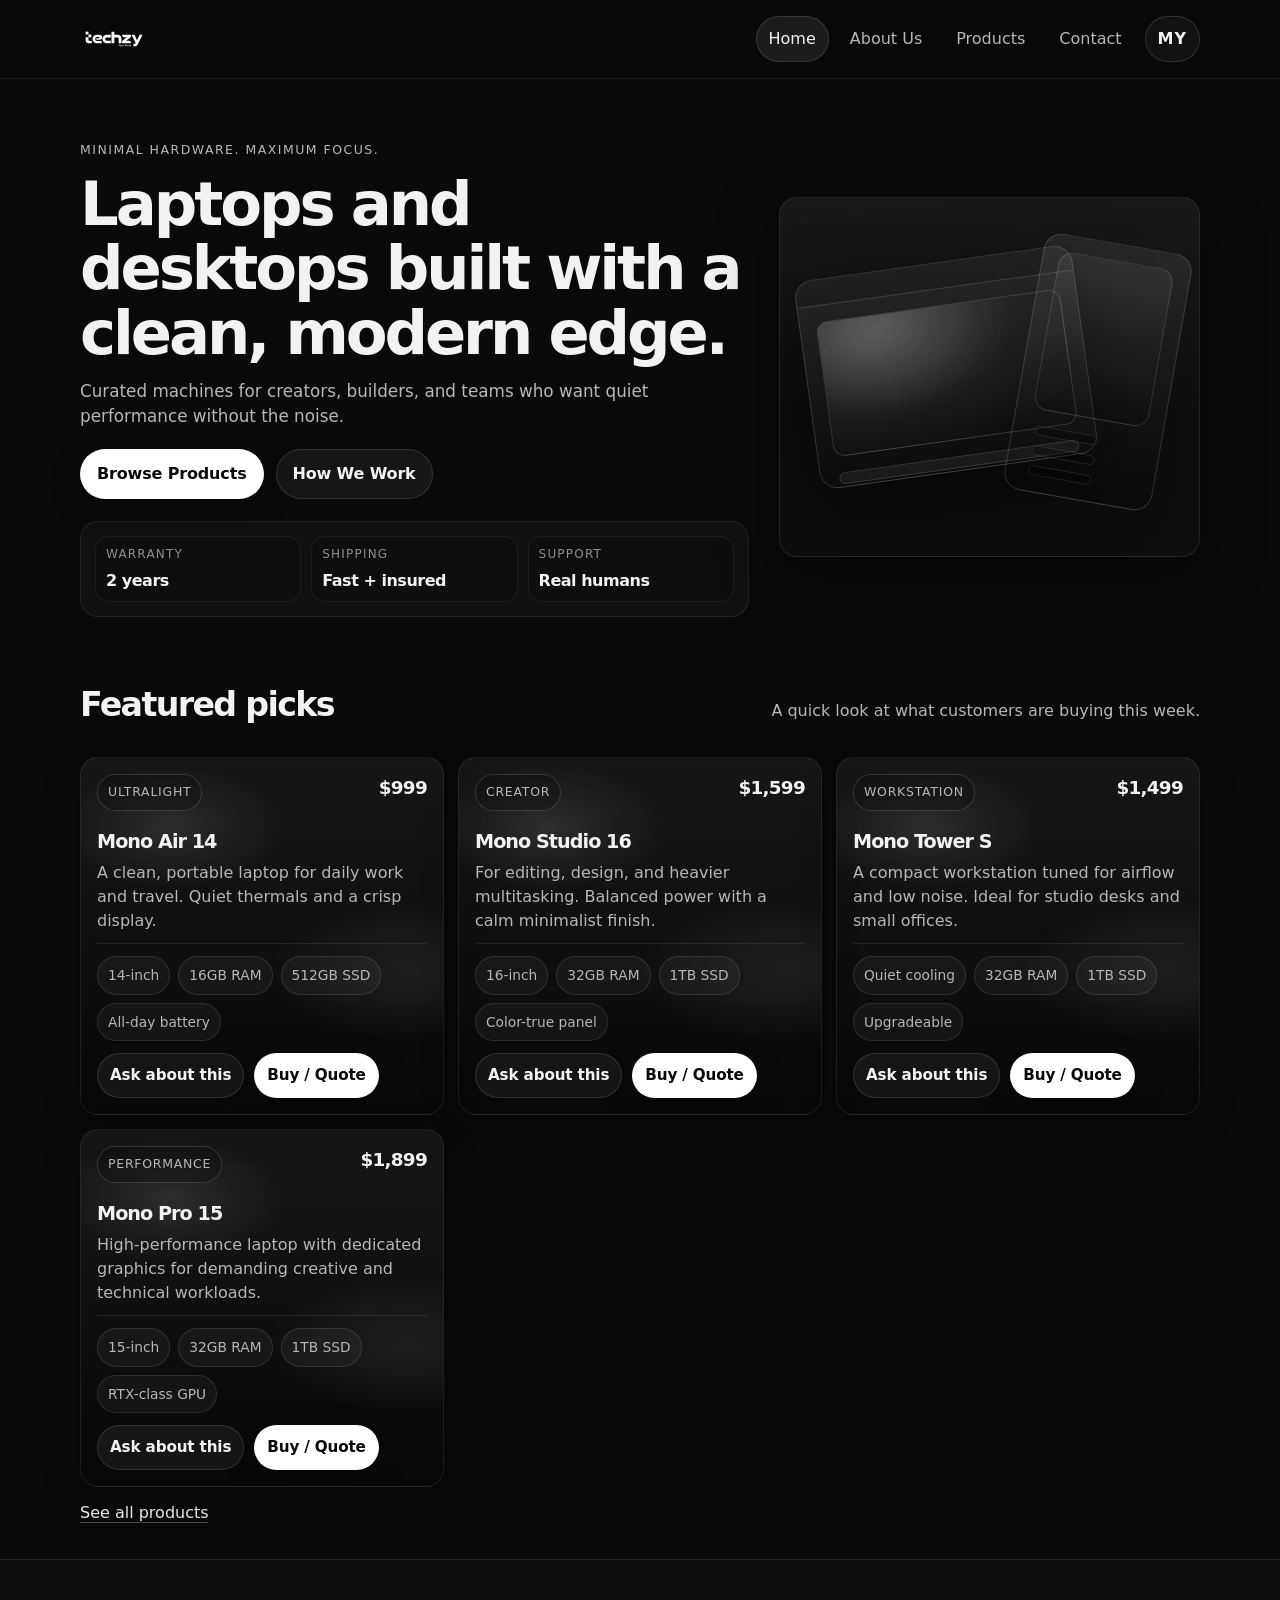
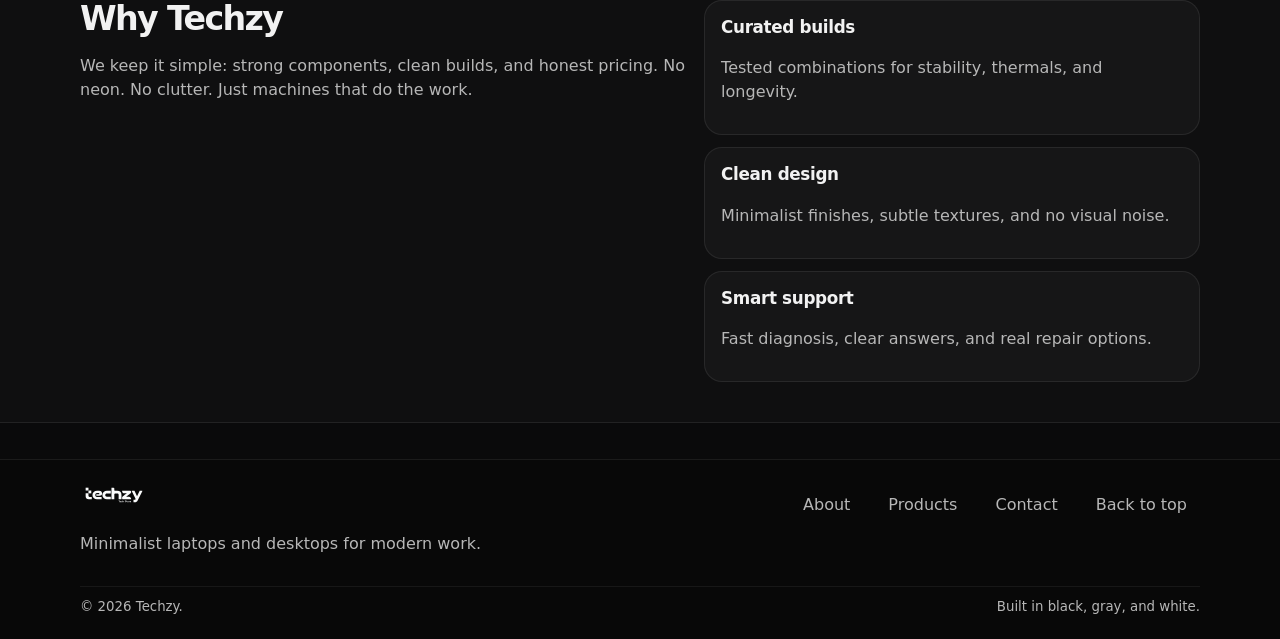
<file: monochrome-computers/index.html>
<!doctype html>
<html lang="en">
  <head>
    <meta charset="utf-8" />
    <meta name="viewport" content="width=device-width, initial-scale=1" />
    <meta
      name="description"
      content="Techzy sells minimalist laptops and desktops built for focus."
    />
    <title>Techzy | Laptops & Desktops</title>
    <link rel="stylesheet" href="assets/styles.css" />
    <script defer src="assets/main.js"></script>
  </head>
  <body data-page="home">
    <a class="skip-link" href="#main" data-i18n="common.skip">Skip to content</a>

    <header class="site-header">
      <div class="container header-inner">
        <a class="brand" href="index.html" data-i18n-attr="aria-label:common.brandHomeAria">
          <img
            class="brand-logo"
            src="assets/techzy-logo.svg"
            alt="Techzy"
            width="190"
            height="32"
          />
        </a>

        <div class="header-actions">
          <nav class="nav" id="primaryNav" aria-label="Primary">
            <a href="index.html" data-nav="home" data-i18n="nav.home">Home</a>
            <a href="about.html" data-nav="about" data-i18n="nav.about">About Us</a>
            <a href="products.html" data-nav="products" data-i18n="nav.products">Products</a>
            <a href="contact.html" data-nav="contact" data-i18n="nav.contact">Contact</a>
          </nav>
          <button
            class="nav-toggle"
            type="button"
            id="navToggle"
            aria-controls="primaryNav"
            aria-expanded="false"
            data-i18n-attr="aria-label:common.menuToggleAria"
          >
            <span class="nav-toggle-icon" aria-hidden="true"></span>
          </button>
          <button
            class="lang-btn"
            type="button"
            id="langToggle"
            data-i18n-attr="aria-label:common.langToggleAria"
          >
            EN
          </button>
        </div>
      </div>
    </header>

    <main id="main">
      <section class="hero">
        <div class="container hero-inner">
          <div class="hero-copy">
            <p class="kicker" data-i18n="home.hero.kicker">
              Minimal hardware. Maximum focus.
            </p>
            <h1 class="title-xl">
              <span data-i18n="home.hero.title"
                >Laptops and desktops built with a clean, modern edge.</span
              >
            </h1>
            <p class="lede" data-i18n="home.hero.lede">
              Curated machines for creators, builders, and teams who want quiet
              performance without the noise.
            </p>
            <div class="hero-actions">
              <a class="btn btn-primary" href="products.html" data-i18n="home.hero.ctaPrimary"
                >Browse Products</a
              >
              <a class="btn btn-ghost" href="about.html" data-i18n="home.hero.ctaSecondary"
                >How We Work</a
              >
            </div>

            <dl class="hero-metrics" data-i18n-attr="aria-label:home.metrics.aria">
              <div class="metric">
                <dt data-i18n="home.metrics.warrantyLabel">Warranty</dt>
                <dd data-i18n="home.metrics.warrantyValue">2 years</dd>
              </div>
              <div class="metric">
                <dt data-i18n="home.metrics.shippingLabel">Shipping</dt>
                <dd data-i18n="home.metrics.shippingValue">Fast + insured</dd>
              </div>
              <div class="metric">
                <dt data-i18n="home.metrics.supportLabel">Support</dt>
                <dd data-i18n="home.metrics.supportValue">Real humans</dd>
              </div>
            </dl>
          </div>

          <div class="hero-visual" aria-hidden="true">
            <div class="device-card device-laptop">
              <div class="device-top"></div>
              <div class="device-screen">
                <div class="device-glow"></div>
                <div class="device-lines"></div>
              </div>
              <div class="device-base"></div>
            </div>
            <div class="device-card device-tower">
              <div class="tower-face"></div>
              <div class="tower-port"></div>
              <div class="tower-port"></div>
              <div class="tower-port"></div>
            </div>
          </div>
        </div>
      </section>

      <section class="section">
        <div class="container">
          <div class="section-head">
            <h2 class="title-lg" data-i18n="home.featured.title">Featured picks</h2>
            <p class="muted" data-i18n="home.featured.subtitle">
              A quick look at what customers are buying this week.
            </p>
          </div>

          <div class="grid cards" id="featuredGrid" data-products="featured"></div>

          <div class="section-foot">
            <a class="link" href="products.html" data-i18n="home.featured.link">See all products</a>
          </div>
        </div>
      </section>

      <section class="section section-inset">
        <div class="container">
          <div class="split">
            <div>
              <h2 class="title-lg" data-i18n="home.why.title">Why Techzy</h2>
              <p class="muted" data-i18n="home.why.body">
                We keep it simple: strong components, clean builds, and honest
                pricing. No neon. No clutter. Just machines that do the work.
              </p>
            </div>
            <div class="features">
              <div class="feature">
                <h3 class="title-md" data-i18n="home.why.f1Title">Curated builds</h3>
                <p class="muted" data-i18n="home.why.f1Body">
                  Tested combinations for stability, thermals, and longevity.
                </p>
              </div>
              <div class="feature">
                <h3 class="title-md" data-i18n="home.why.f2Title">Clean design</h3>
                <p class="muted" data-i18n="home.why.f2Body">
                  Minimalist finishes, subtle textures, and no visual noise.
                </p>
              </div>
              <div class="feature">
                <h3 class="title-md" data-i18n="home.why.f3Title">Smart support</h3>
                <p class="muted" data-i18n="home.why.f3Body">
                  Fast diagnosis, clear answers, and real repair options.
                </p>
              </div>
            </div>
          </div>
        </div>
      </section>
    </main>

    <footer class="site-footer">
      <div class="container footer-inner">
        <div>
          <div class="brand footer-brand">
            <img
              class="brand-logo"
              src="assets/techzy-logo.svg"
              alt="Techzy"
              width="190"
              height="32"
            />
          </div>
          <p class="muted" data-i18n="footer.tagline">
            Minimalist laptops and desktops for modern work.
          </p>
        </div>
        <div class="footer-links" aria-label="Footer">
          <a href="about.html" data-i18n="footer.about">About</a>
          <a href="products.html" data-i18n="footer.products">Products</a>
          <a href="contact.html" data-i18n="footer.contact">Contact</a>
          <a href="#" id="backToTop" data-i18n="footer.backToTop">Back to top</a>
        </div>
      </div>
      <div class="container footer-bottom">
        <small class="muted"
          >© <span id="year"></span> <span data-i18n="footer.copyrightName">Techzy</span>.</small
        >
        <small class="muted" data-i18n="footer.themeLine">Built in black, gray, and white.</small>
      </div>
    </footer>
  </body>
</html>
</file>
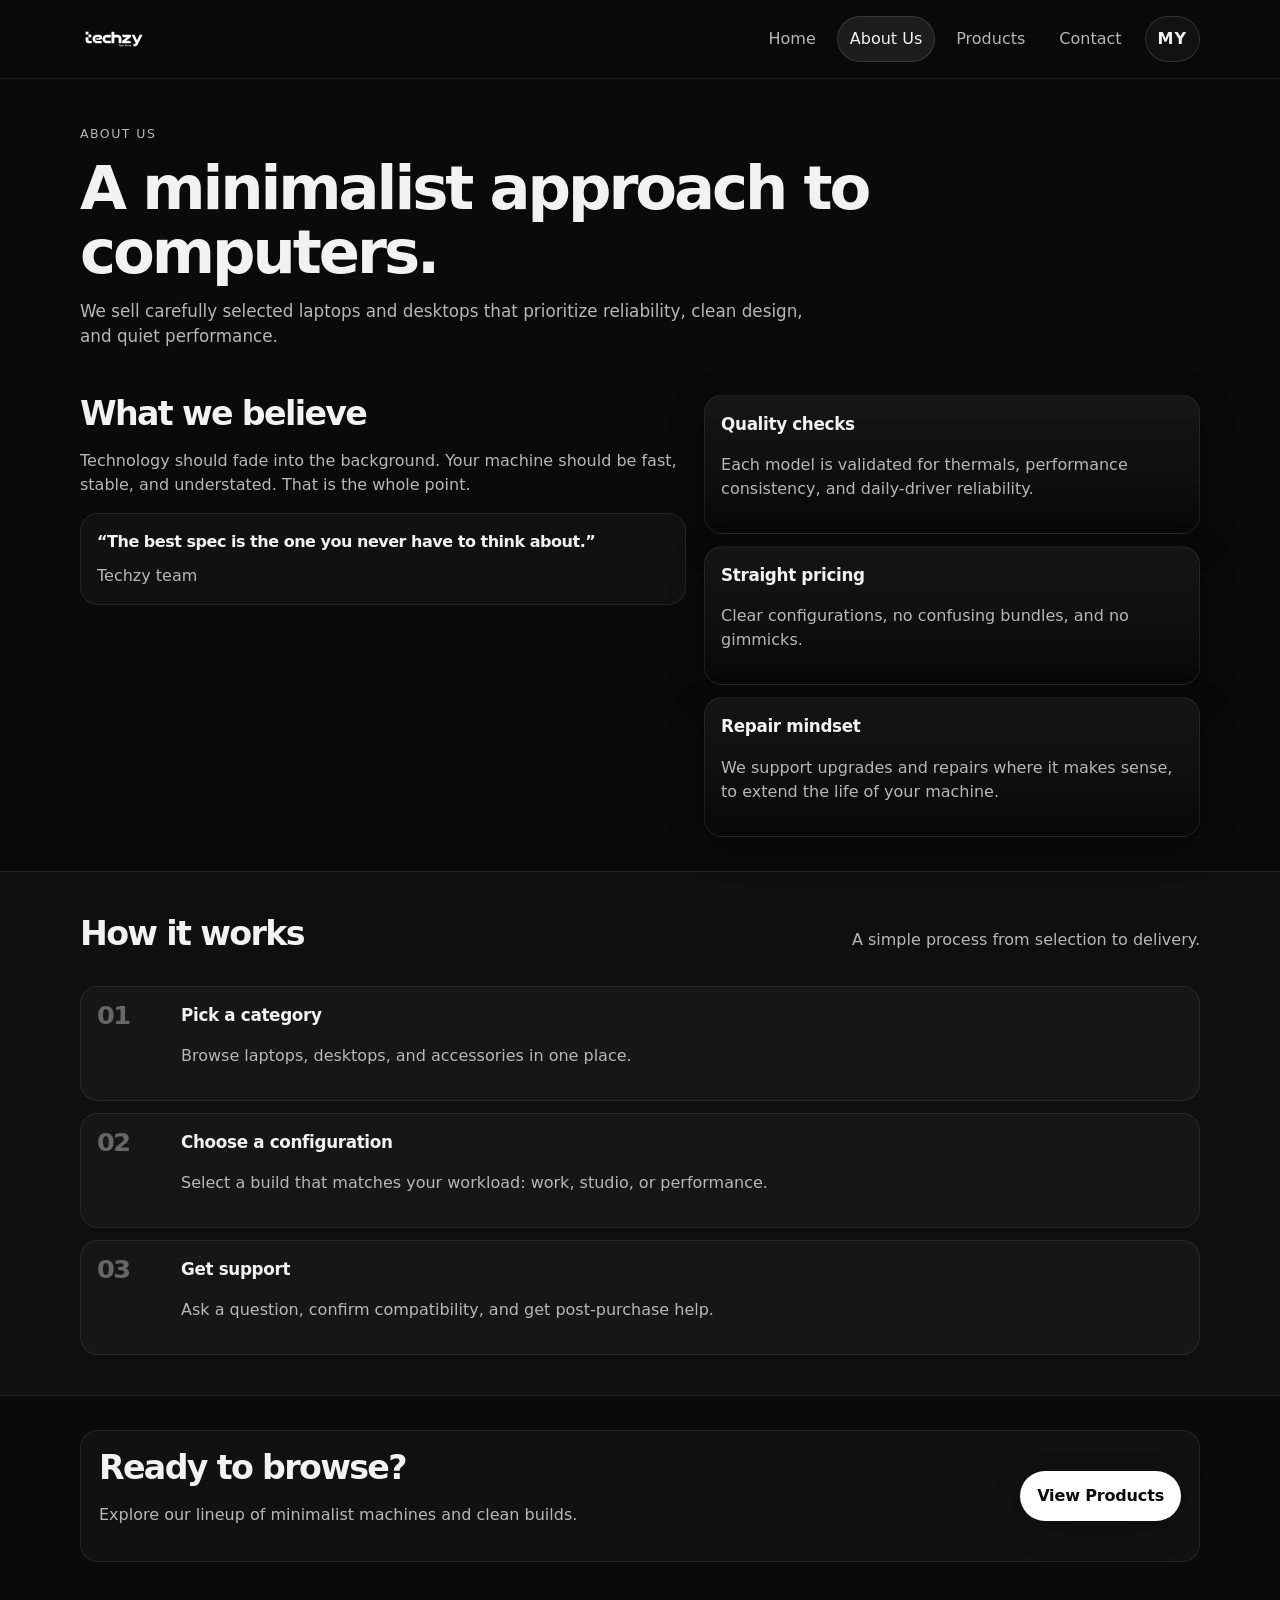
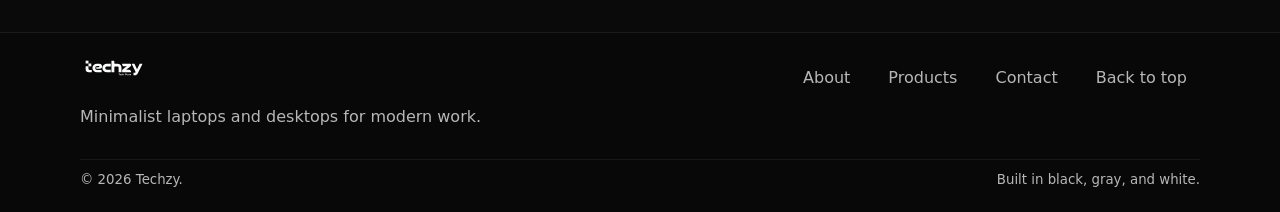
<file: monochrome-computers/about.html>
<!doctype html>
<html lang="en">
  <head>
    <meta charset="utf-8" />
    <meta name="viewport" content="width=device-width, initial-scale=1" />
    <meta name="description" content="About Techzy." />
    <title>About Us | Techzy</title>
    <link rel="stylesheet" href="assets/styles.css" />
    <script defer src="assets/main.js"></script>
  </head>
  <body data-page="about">
    <a class="skip-link" href="#main" data-i18n="common.skip">Skip to content</a>

    <header class="site-header">
      <div class="container header-inner">
        <a class="brand" href="index.html" data-i18n-attr="aria-label:common.brandHomeAria">
          <img
            class="brand-logo"
            src="assets/techzy-logo.svg"
            alt="Techzy"
            width="190"
            height="32"
          />
        </a>

        <div class="header-actions">
          <nav class="nav" id="primaryNav" aria-label="Primary">
            <a href="index.html" data-nav="home" data-i18n="nav.home">Home</a>
            <a href="about.html" data-nav="about" data-i18n="nav.about">About Us</a>
            <a href="products.html" data-nav="products" data-i18n="nav.products">Products</a>
            <a href="contact.html" data-nav="contact" data-i18n="nav.contact">Contact</a>
          </nav>
          <button
            class="nav-toggle"
            type="button"
            id="navToggle"
            aria-controls="primaryNav"
            aria-expanded="false"
            data-i18n-attr="aria-label:common.menuToggleAria"
          >
            <span class="nav-toggle-icon" aria-hidden="true"></span>
          </button>
          <button class="lang-btn" type="button" id="langToggle" data-i18n-attr="aria-label:common.langToggleAria">
            EN
          </button>
        </div>
      </div>
    </header>

    <main id="main">
      <section class="page-hero">
        <div class="container">
          <p class="kicker" data-i18n="about.hero.kicker">About us</p>
          <h1 class="title-xl" data-i18n="about.hero.title">
            A minimalist approach to computers.
          </h1>
          <p class="lede" data-i18n="about.hero.lede">
            We sell carefully selected laptops and desktops that prioritize
            reliability, clean design, and quiet performance.
          </p>
        </div>
      </section>

      <section class="section">
        <div class="container">
          <div class="split">
            <div>
              <h2 class="title-lg" data-i18n="about.beliefs.title">What we believe</h2>
              <p class="muted" data-i18n="about.beliefs.body">
                Technology should fade into the background. Your machine should
                be fast, stable, and understated. That is the whole point.
              </p>
              <div class="quote">
                <p data-i18n="about.beliefs.quote">
                  “The best spec is the one you never have to think about.”
                </p>
                <span class="muted" data-i18n="about.beliefs.byline">Techzy team</span>
              </div>
            </div>

            <div class="stack">
              <div class="card">
                <h3 class="title-md" data-i18n="about.cards.qTitle">Quality checks</h3>
                <p class="muted" data-i18n="about.cards.qBody">
                  Each model is validated for thermals, performance consistency,
                  and daily-driver reliability.
                </p>
              </div>
              <div class="card">
                <h3 class="title-md" data-i18n="about.cards.pTitle">Straight pricing</h3>
                <p class="muted" data-i18n="about.cards.pBody">
                  Clear configurations, no confusing bundles, and no gimmicks.
                </p>
              </div>
              <div class="card">
                <h3 class="title-md" data-i18n="about.cards.rTitle">Repair mindset</h3>
                <p class="muted" data-i18n="about.cards.rBody">
                  We support upgrades and repairs where it makes sense, to extend
                  the life of your machine.
                </p>
              </div>
            </div>
          </div>
        </div>
      </section>

      <section class="section section-inset">
        <div class="container">
          <div class="section-head">
            <h2 class="title-lg" data-i18n="about.how.title">How it works</h2>
            <p class="muted" data-i18n="about.how.subtitle">
              A simple process from selection to delivery.
            </p>
          </div>

          <ol class="steps">
            <li class="step">
              <span class="step-num" aria-hidden="true">01</span>
              <div>
                <h3 class="title-md" data-i18n="about.steps.s1Title">Pick a category</h3>
                <p class="muted" data-i18n="about.steps.s1Body">
                  Browse laptops, desktops, and accessories in one place.
                </p>
              </div>
            </li>
            <li class="step">
              <span class="step-num" aria-hidden="true">02</span>
              <div>
                <h3 class="title-md" data-i18n="about.steps.s2Title">
                  Choose a configuration
                </h3>
                <p class="muted" data-i18n="about.steps.s2Body">
                  Select a build that matches your workload: work, studio, or
                  performance.
                </p>
              </div>
            </li>
            <li class="step">
              <span class="step-num" aria-hidden="true">03</span>
              <div>
                <h3 class="title-md" data-i18n="about.steps.s3Title">Get support</h3>
                <p class="muted" data-i18n="about.steps.s3Body">
                  Ask a question, confirm compatibility, and get post-purchase
                  help.
                </p>
              </div>
            </li>
          </ol>
        </div>
      </section>

      <section class="section">
        <div class="container">
          <div class="cta">
            <div>
              <h2 class="title-lg" data-i18n="about.cta.title">Ready to browse?</h2>
              <p class="muted" data-i18n="about.cta.body">
                Explore our lineup of minimalist machines and clean builds.
              </p>
            </div>
            <a class="btn btn-primary" href="products.html" data-i18n="about.cta.button"
              >View Products</a
            >
          </div>
        </div>
      </section>
    </main>

    <footer class="site-footer">
      <div class="container footer-inner">
        <div>
          <div class="brand footer-brand">
            <img
              class="brand-logo"
              src="assets/techzy-logo.svg"
              alt="Techzy"
              width="190"
              height="32"
            />
          </div>
          <p class="muted" data-i18n="footer.tagline">
            Minimalist laptops and desktops for modern work.
          </p>
        </div>
        <div class="footer-links" aria-label="Footer">
          <a href="about.html" data-i18n="footer.about">About</a>
          <a href="products.html" data-i18n="footer.products">Products</a>
          <a href="contact.html" data-i18n="footer.contact">Contact</a>
          <a href="#" id="backToTop" data-i18n="footer.backToTop">Back to top</a>
        </div>
      </div>
      <div class="container footer-bottom">
        <small class="muted"
          >© <span id="year"></span> <span data-i18n="footer.copyrightName">Techzy</span>.</small
        >
        <small class="muted" data-i18n="footer.themeLine">Built in black, gray, and white.</small>
      </div>
    </footer>
  </body>
</html>
</file>
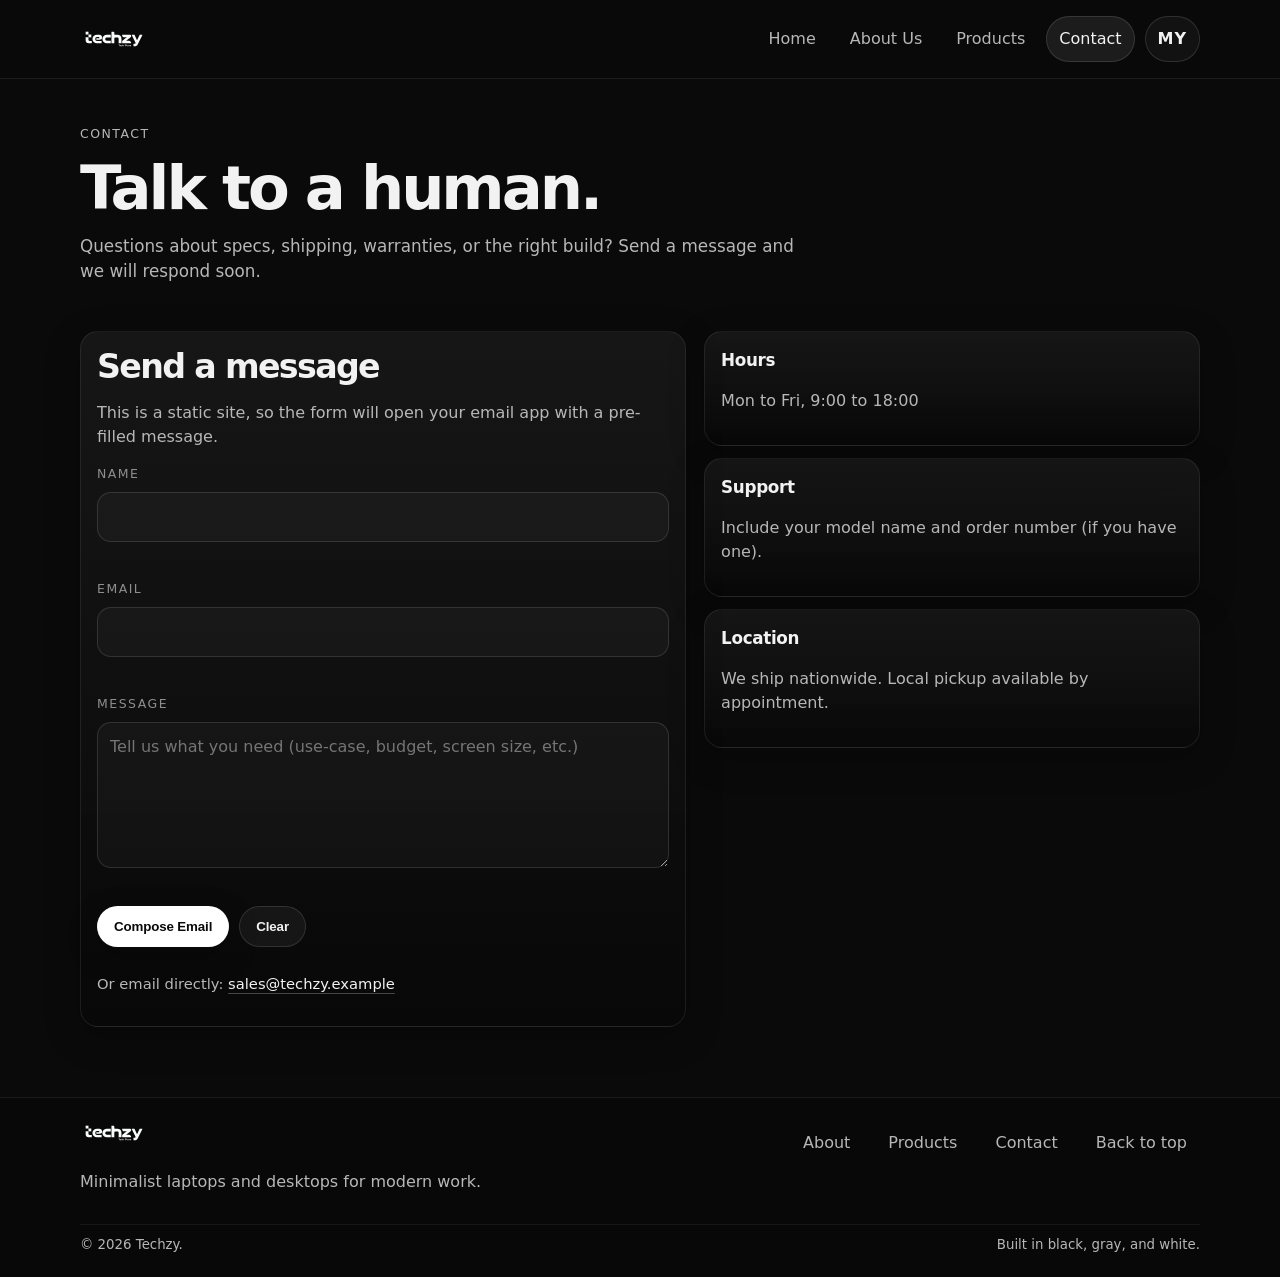
<file: monochrome-computers/contact.html>
<!doctype html>
<html lang="en">
  <head>
    <meta charset="utf-8" />
    <meta name="viewport" content="width=device-width, initial-scale=1" />
    <meta
      name="description"
      content="Contact Techzy for product questions, orders, and support."
    />
    <title>Contact | Techzy</title>
    <link rel="stylesheet" href="assets/styles.css" />
    <script defer src="assets/main.js"></script>
  </head>
  <body data-page="contact">
    <a class="skip-link" href="#main" data-i18n="common.skip">Skip to content</a>

    <header class="site-header">
      <div class="container header-inner">
        <a class="brand" href="index.html" data-i18n-attr="aria-label:common.brandHomeAria">
          <img
            class="brand-logo"
            src="assets/techzy-logo.svg"
            alt="Techzy"
            width="190"
            height="32"
          />
        </a>

        <div class="header-actions">
          <nav class="nav" id="primaryNav" aria-label="Primary">
            <a href="index.html" data-nav="home" data-i18n="nav.home">Home</a>
            <a href="about.html" data-nav="about" data-i18n="nav.about">About Us</a>
            <a href="products.html" data-nav="products" data-i18n="nav.products">Products</a>
            <a href="contact.html" data-nav="contact" data-i18n="nav.contact">Contact</a>
          </nav>
          <button
            class="nav-toggle"
            type="button"
            id="navToggle"
            aria-controls="primaryNav"
            aria-expanded="false"
            data-i18n-attr="aria-label:common.menuToggleAria"
          >
            <span class="nav-toggle-icon" aria-hidden="true"></span>
          </button>
          <button class="lang-btn" type="button" id="langToggle" data-i18n-attr="aria-label:common.langToggleAria">
            EN
          </button>
        </div>
      </div>
    </header>

    <main id="main">
      <section class="page-hero">
        <div class="container">
          <p class="kicker" data-i18n="contact.hero.kicker">Contact</p>
          <h1 class="title-xl" data-i18n="contact.hero.title">Talk to a human.</h1>
          <p class="lede" data-i18n="contact.hero.lede">
            Questions about specs, shipping, warranties, or the right build? Send
            a message and we will respond soon.
          </p>
        </div>
      </section>

      <section class="section">
        <div class="container">
          <div class="split">
            <div class="card">
              <h2 class="title-lg" data-i18n="contact.form.title">Send a message</h2>
              <p class="muted" data-i18n="contact.form.subtitle">
                This is a static site, so the form will open your email app with
                a pre-filled message.
              </p>

              <form id="contactForm" class="form" novalidate>
                <label class="field">
                  <span class="field-label" data-i18n="contact.form.nameLabel">Name</span>
                  <input id="cName" name="name" autocomplete="name" required />
                  <span class="field-help" data-error-for="cName"></span>
                </label>

                <label class="field">
                  <span class="field-label" data-i18n="contact.form.emailLabel">Email</span>
                  <input
                    id="cEmail"
                    name="email"
                    type="email"
                    autocomplete="email"
                    inputmode="email"
                    required
                  />
                  <span class="field-help" data-error-for="cEmail"></span>
                </label>

                <label class="field">
                  <span class="field-label" data-i18n="contact.form.messageLabel">Message</span>
                  <textarea
                    id="cMsg"
                    name="message"
                    rows="5"
                    required
                    data-i18n-attr="placeholder:contact.form.messagePlaceholder"
                    placeholder="Tell us what you need (use-case, budget, screen size, etc.)"
                  ></textarea>
                  <span class="field-help" data-error-for="cMsg"></span>
                </label>

                <div class="form-actions">
                  <button class="btn btn-primary" type="submit" data-i18n="contact.form.submit">
                    Compose Email
                  </button>
                  <button class="btn btn-ghost" type="reset" data-i18n="contact.form.reset">Clear</button>
                </div>

                <p class="muted tiny">
                  <span data-i18n="contact.form.direct">Or email directly:</span>
                  <a class="link" href="mailto:sales@techzy.example"
                    >sales@techzy.example</a
                  >
                </p>
              </form>
            </div>

            <aside class="stack">
              <div class="card">
                <h3 class="title-md" data-i18n="contact.aside.hoursTitle">Hours</h3>
                <p class="muted" data-i18n="contact.aside.hoursBody">Mon to Fri, 9:00 to 18:00</p>
              </div>
              <div class="card">
                <h3 class="title-md" data-i18n="contact.aside.supportTitle">Support</h3>
                <p class="muted" data-i18n="contact.aside.supportBody">
                  Include your model name and order number (if you have one).
                </p>
              </div>
              <div class="card">
                <h3 class="title-md" data-i18n="contact.aside.locationTitle">Location</h3>
                <p class="muted" data-i18n="contact.aside.locationBody">
                  We ship nationwide. Local pickup available by appointment.
                </p>
              </div>
            </aside>
          </div>
        </div>
      </section>
    </main>

    <footer class="site-footer">
      <div class="container footer-inner">
        <div>
          <div class="brand footer-brand">
            <img
              class="brand-logo"
              src="assets/techzy-logo.svg"
              alt="Techzy"
              width="190"
              height="32"
            />
          </div>
          <p class="muted" data-i18n="footer.tagline">
            Minimalist laptops and desktops for modern work.
          </p>
        </div>
        <div class="footer-links" aria-label="Footer">
          <a href="about.html" data-i18n="footer.about">About</a>
          <a href="products.html" data-i18n="footer.products">Products</a>
          <a href="contact.html" data-i18n="footer.contact">Contact</a>
          <a href="#" id="backToTop" data-i18n="footer.backToTop">Back to top</a>
        </div>
      </div>
      <div class="container footer-bottom">
        <small class="muted"
          >© <span id="year"></span> <span data-i18n="footer.copyrightName">Techzy</span>.</small
        >
        <small class="muted" data-i18n="footer.themeLine">Built in black, gray, and white.</small>
      </div>
    </footer>
  </body>
</html>
</file>
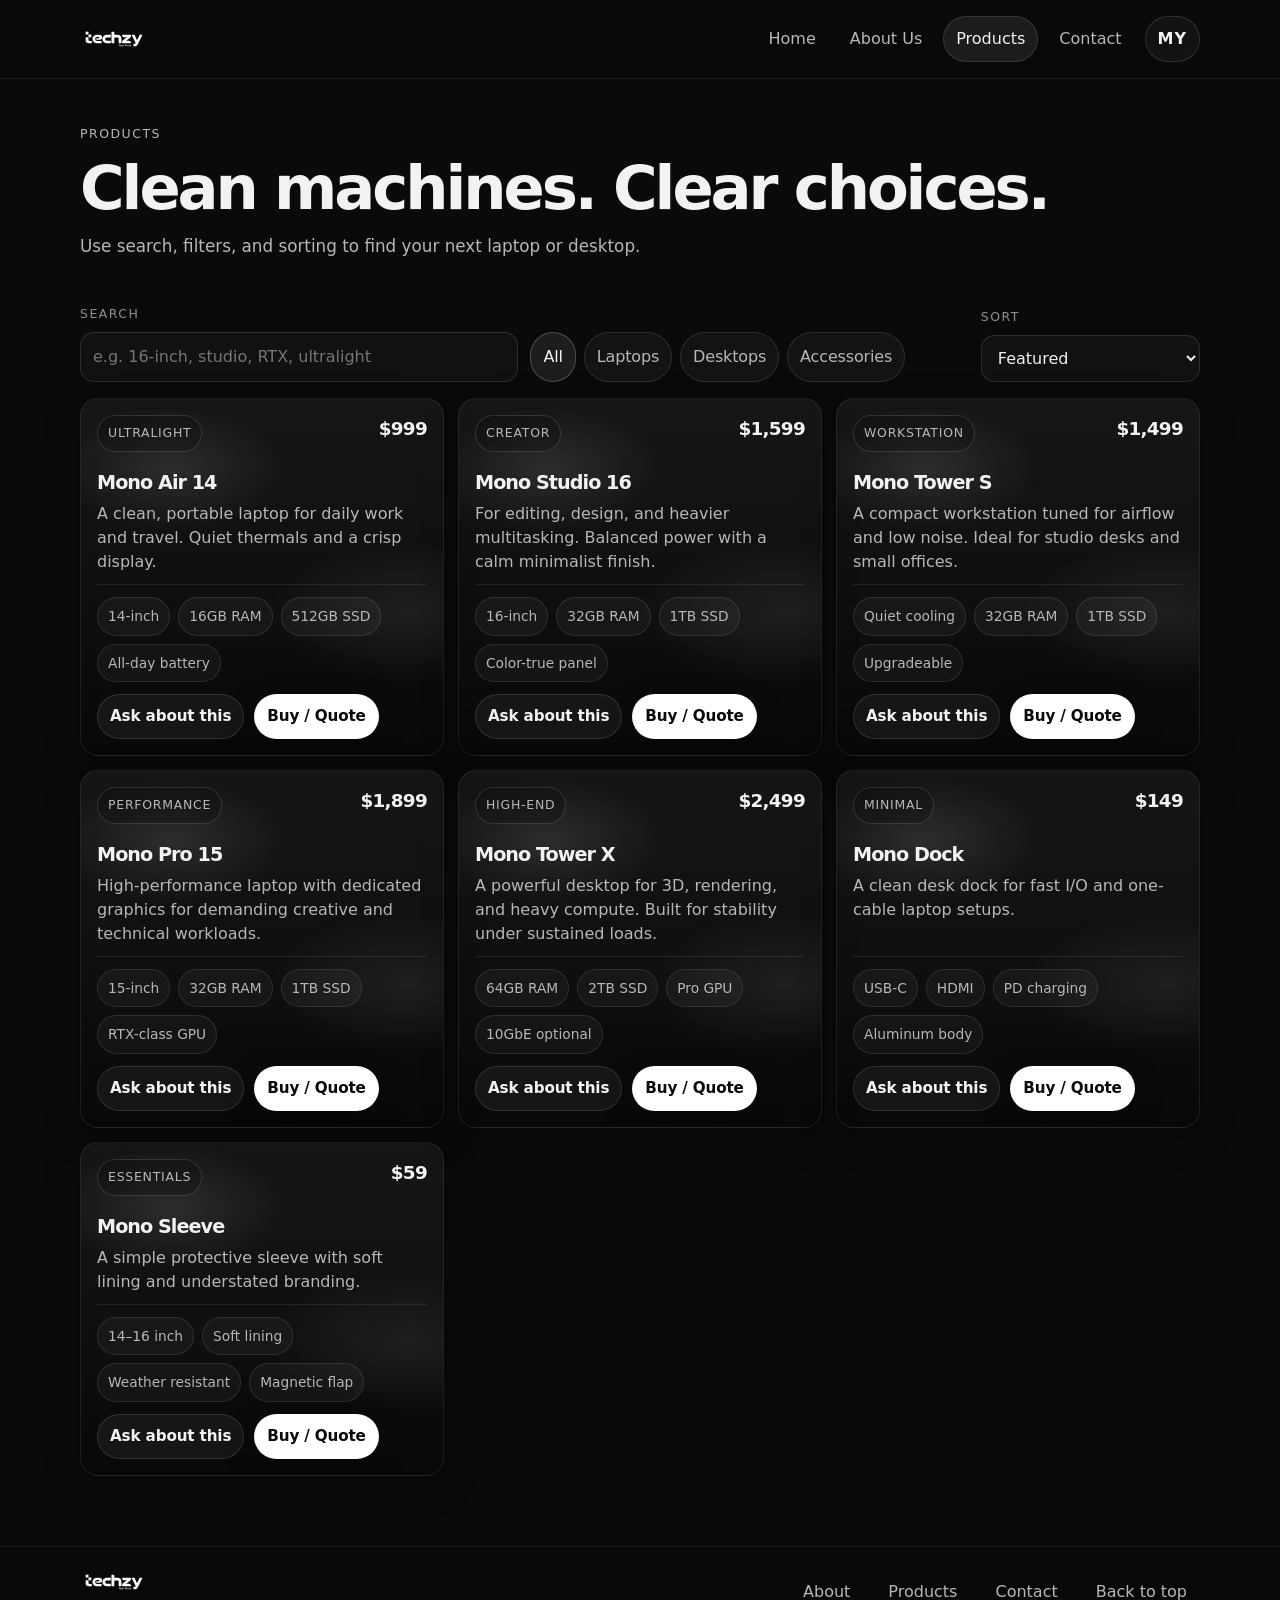
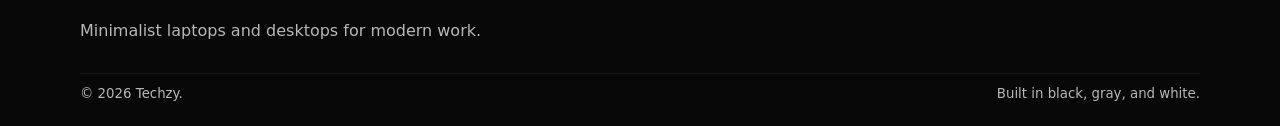
<file: monochrome-computers/products.html>
<!doctype html>
<html lang="en">
  <head>
    <meta charset="utf-8" />
    <meta name="viewport" content="width=device-width, initial-scale=1" />
    <meta
      name="description"
      content="Browse minimalist laptops and desktops from Techzy."
    />
    <title>Products | Techzy</title>
    <link rel="stylesheet" href="assets/styles.css" />
    <script defer src="assets/main.js"></script>
  </head>
  <body data-page="products">
    <a class="skip-link" href="#main" data-i18n="common.skip">Skip to content</a>

    <header class="site-header">
      <div class="container header-inner">
        <a class="brand" href="index.html" data-i18n-attr="aria-label:common.brandHomeAria">
          <img
            class="brand-logo"
            src="assets/techzy-logo.svg"
            alt="Techzy"
            width="190"
            height="32"
          />
        </a>

        <div class="header-actions">
          <nav class="nav" id="primaryNav" aria-label="Primary">
            <a href="index.html" data-nav="home" data-i18n="nav.home">Home</a>
            <a href="about.html" data-nav="about" data-i18n="nav.about">About Us</a>
            <a href="products.html" data-nav="products" data-i18n="nav.products">Products</a>
            <a href="contact.html" data-nav="contact" data-i18n="nav.contact">Contact</a>
          </nav>
          <button
            class="nav-toggle"
            type="button"
            id="navToggle"
            aria-controls="primaryNav"
            aria-expanded="false"
            data-i18n-attr="aria-label:common.menuToggleAria"
          >
            <span class="nav-toggle-icon" aria-hidden="true"></span>
          </button>
          <button class="lang-btn" type="button" id="langToggle" data-i18n-attr="aria-label:common.langToggleAria">
            EN
          </button>
        </div>
      </div>
    </header>

    <main id="main">
      <section class="page-hero">
        <div class="container">
          <p class="kicker" data-i18n="products.hero.kicker">Products</p>
          <h1 class="title-xl" data-i18n="products.hero.title">
            Clean machines. Clear choices.
          </h1>
          <p class="lede" data-i18n="products.hero.lede">
            Use search, filters, and sorting to find your next laptop or desktop.
          </p>
        </div>
      </section>

      <section class="section">
        <div class="container">
          <div class="toolbar" role="region" aria-label="Product filters">
            <label class="field">
              <span class="field-label" data-i18n="products.filters.searchLabel">Search</span>
              <input
                id="productSearch"
                type="search"
                inputmode="search"
                autocomplete="off"
                data-i18n-attr="placeholder:products.filters.searchPlaceholder"
                placeholder="e.g. 16-inch, studio, RTX, ultralight"
              />
            </label>

            <div class="chips" aria-label="Category filter">
              <button class="chip is-active" type="button" data-filter="all" data-i18n="products.filters.all">
                All
              </button>
              <button class="chip" type="button" data-filter="laptop" data-i18n="products.filters.laptops">
                Laptops
              </button>
              <button class="chip" type="button" data-filter="desktop" data-i18n="products.filters.desktops">
                Desktops
              </button>
              <button class="chip" type="button" data-filter="accessory" data-i18n="products.filters.accessories">
                Accessories
              </button>
            </div>

            <label class="field">
              <span class="field-label" data-i18n="products.filters.sortLabel">Sort</span>
              <select id="productSort">
                <option value="featured" data-i18n="products.sort.featured">Featured</option>
                <option value="price-asc" data-i18n="products.sort.priceAsc">Price: low to high</option>
                <option value="price-desc" data-i18n="products.sort.priceDesc">Price: high to low</option>
                <option value="name-asc" data-i18n="products.sort.nameAsc">Name: A to Z</option>
              </select>
            </label>
          </div>

          <div class="grid cards" id="productsGrid" aria-live="polite"></div>

          <div class="empty" id="productsEmpty" hidden>
            <h2 class="title-md" data-i18n="products.empty.title">No matches</h2>
            <p class="muted" data-i18n="products.empty.body">
              Try a different search term, or reset filters to see everything.
            </p>
            <button class="btn btn-ghost" type="button" id="resetFilters">
              <span data-i18n="products.empty.reset">Reset filters</span>
            </button>
          </div>
        </div>
      </section>
    </main>

    <footer class="site-footer">
      <div class="container footer-inner">
        <div>
          <div class="brand footer-brand">
            <img
              class="brand-logo"
              src="assets/techzy-logo.svg"
              alt="Techzy"
              width="190"
              height="32"
            />
          </div>
          <p class="muted" data-i18n="footer.tagline">
            Minimalist laptops and desktops for modern work.
          </p>
        </div>
        <div class="footer-links" aria-label="Footer">
          <a href="about.html" data-i18n="footer.about">About</a>
          <a href="products.html" data-i18n="footer.products">Products</a>
          <a href="contact.html" data-i18n="footer.contact">Contact</a>
          <a href="#" id="backToTop" data-i18n="footer.backToTop">Back to top</a>
        </div>
      </div>
      <div class="container footer-bottom">
        <small class="muted"
          >© <span id="year"></span> <span data-i18n="footer.copyrightName">Techzy</span>.</small
        >
        <small class="muted" data-i18n="footer.themeLine">Built in black, gray, and white.</small>
      </div>
    </footer>
  </body>
</html>
</file>
<file: monochrome-computers/assets/styles.css>
:root {
  --bg: #0a0a0b;
  --panel: #111114;
  --panel-2: #0f0f12;
  --text: #f2f2f2;
  --muted: #b7b7b7;
  --muted-2: #8e8e8e;
  --line: rgba(255, 255, 255, 0.12);
  --line-2: rgba(255, 255, 255, 0.08);
  --shadow: 0 18px 55px rgba(0, 0, 0, 0.55);

  --radius: 18px;
  --radius-sm: 12px;

  --container: 1120px;

  --font-title: "Space Grotesk", "IBM Plex Sans", "SF Pro Display", system-ui,
    -apple-system, "Segoe UI", sans-serif;
  --font-body: "IBM Plex Sans", ui-sans-serif, system-ui, -apple-system,
    "Segoe UI", sans-serif;
}

* {
  box-sizing: border-box;
}

html,
body {
  height: 100%;
}

body {
  margin: 0;
  background: var(--bg);
  color: var(--text);
  font-family: var(--font-body);
  line-height: 1.5;
}

a {
  color: inherit;
  text-decoration: none;
}

img {
  max-width: 100%;
  display: block;
}

::selection {
  background: rgba(255, 255, 255, 0.18);
}

.container {
  width: min(var(--container), calc(100% - 48px));
  margin: 0 auto;
}

.skip-link {
  position: absolute;
  left: 12px;
  top: 12px;
  padding: 10px 12px;
  border-radius: 999px;
  background: var(--panel);
  border: 1px solid var(--line);
  color: var(--text);
  transform: translateY(-140%);
  transition: transform 160ms ease;
  z-index: 999;
}
.skip-link:focus {
  transform: translateY(0);
  outline: none;
  box-shadow: 0 0 0 3px rgba(255, 255, 255, 0.12);
}

.site-header {
  position: sticky;
  top: 0;
  z-index: 50;
  background: rgba(10, 10, 11, 0.65);
  backdrop-filter: blur(10px);
  border-bottom: 1px solid var(--line-2);
}

.header-inner {
  display: flex;
  align-items: center;
  justify-content: space-between;
  padding: 16px 0;
  gap: 14px;
  flex-wrap: wrap;
}

.brand {
  display: inline-flex;
  align-items: center;
  gap: 10px;
  min-width: 160px;
}

.brand-logo {
  height: 26px;
  width: auto;
  display: block;
}

.brand-mark {
  width: 14px;
  height: 14px;
  border-radius: 4px;
  background: linear-gradient(135deg, #fff, #a5a5a5);
  box-shadow: 0 0 0 1px rgba(0, 0, 0, 0.25);
}

.brand-text {
  font-family: var(--font-title);
  font-weight: 780;
  letter-spacing: -0.03em;
  text-transform: uppercase;
  font-size: 0.95rem;
}

.nav {
  display: flex;
  align-items: center;
  gap: 8px;
  flex-wrap: wrap;
  justify-content: flex-end;
}

.nav-toggle {
  display: none;
  width: 44px;
  height: 44px;
  border-radius: 999px;
  border: 1px solid rgba(255, 255, 255, 0.12);
  background: rgba(255, 255, 255, 0.04);
  color: var(--text);
  cursor: pointer;
  align-items: center;
  justify-content: center;
  transition: background 160ms ease, border-color 160ms ease;
}
.nav-toggle:hover {
  border-color: rgba(255, 255, 255, 0.2);
  background: rgba(255, 255, 255, 0.06);
}

.nav-toggle-icon {
  width: 18px;
  height: 2px;
  background: rgba(255, 255, 255, 0.92);
  border-radius: 999px;
  position: relative;
  display: block;
}
.nav-toggle-icon::before,
.nav-toggle-icon::after {
  content: "";
  position: absolute;
  left: 0;
  right: 0;
  height: 2px;
  background: rgba(255, 255, 255, 0.92);
  border-radius: 999px;
}
.nav-toggle-icon::before {
  top: -6px;
}
.nav-toggle-icon::after {
  top: 6px;
}

.site-header::after {
  content: "";
  position: fixed;
  inset: 0;
  background: rgba(0, 0, 0, 0.55);
  backdrop-filter: blur(6px);
  opacity: 0;
  pointer-events: none;
  transition: opacity 160ms ease;
}

body.nav-open .site-header::after {
  opacity: 1;
  pointer-events: auto;
}

.header-actions {
  display: flex;
  align-items: center;
  gap: 10px;
  flex-wrap: wrap;
  justify-content: flex-end;
}

.lang-btn {
  border-radius: 999px;
  border: 1px solid rgba(255, 255, 255, 0.12);
  background: rgba(255, 255, 255, 0.04);
  color: var(--text);
  padding: 10px 12px;
  cursor: pointer;
  font: inherit;
  font-weight: 720;
  letter-spacing: 0.06em;
  text-transform: uppercase;
  transition: background 160ms ease, border-color 160ms ease;
}
.lang-btn:hover {
  border-color: rgba(255, 255, 255, 0.2);
  background: rgba(255, 255, 255, 0.06);
}

.nav a {
  padding: 10px 12px;
  border-radius: 999px;
  border: 1px solid transparent;
  color: var(--muted);
  transition: background 160ms ease, color 160ms ease, border-color 160ms ease;
}

.nav a:hover {
  color: var(--text);
  background: rgba(255, 255, 255, 0.06);
  border-color: rgba(255, 255, 255, 0.1);
}

.nav a[aria-current="page"] {
  color: var(--text);
  background: rgba(255, 255, 255, 0.08);
  border-color: rgba(255, 255, 255, 0.12);
}

.kicker {
  display: inline-block;
  margin: 0 0 12px 0;
  color: var(--muted);
  letter-spacing: 0.12em;
  text-transform: uppercase;
  font-size: 0.78rem;
}

.title-xl,
.title-lg,
.title-md {
  font-family: var(--font-title);
  margin: 0;
  letter-spacing: -0.05em;
}

.title-xl {
  font-size: clamp(2.2rem, 5vw, 3.8rem);
  line-height: 1.06;
  font-weight: 820;
}

.title-lg {
  font-size: clamp(1.45rem, 2.6vw, 2.1rem);
  line-height: 1.14;
  font-weight: 780;
}

.title-md {
  font-size: 1.05rem;
  font-weight: 760;
  letter-spacing: -0.02em;
}

.lede {
  margin: 14px 0 0 0;
  color: var(--muted);
  font-size: 1.05rem;
  max-width: 68ch;
}

.muted {
  color: var(--muted);
}

.tiny {
  font-size: 0.92rem;
}

.link {
  color: var(--text);
  text-decoration: underline;
  text-decoration-color: rgba(255, 255, 255, 0.25);
  text-underline-offset: 4px;
}
.link:hover {
  text-decoration-color: rgba(255, 255, 255, 0.55);
}

.hero {
  padding: 52px 0 26px 0;
}

.hero-inner {
  display: grid;
  grid-template-columns: 1fr;
  gap: 30px;
  align-items: center;
}

.hero-copy {
  padding: 6px 0;
}

.hero-actions {
  display: flex;
  gap: 12px;
  margin-top: 20px;
  flex-wrap: wrap;
}

.btn {
  appearance: none;
  border: 1px solid transparent;
  border-radius: 999px;
  padding: 12px 16px;
  font-weight: 680;
  letter-spacing: -0.01em;
  display: inline-flex;
  align-items: center;
  justify-content: center;
  gap: 10px;
  cursor: pointer;
  transition: transform 120ms ease, background 160ms ease, border-color 160ms ease;
}
.btn:active {
  transform: translateY(1px);
}

.btn-primary {
  background: #ffffff;
  color: #0a0a0b;
  border-color: rgba(255, 255, 255, 0.22);
  box-shadow: 0 10px 30px rgba(0, 0, 0, 0.25);
}
.btn-primary:hover {
  background: rgba(255, 255, 255, 0.92);
}

.btn-ghost {
  background: rgba(255, 255, 255, 0.05);
  border-color: rgba(255, 255, 255, 0.12);
  color: var(--text);
}
.btn-ghost:hover {
  background: rgba(255, 255, 255, 0.07);
  border-color: rgba(255, 255, 255, 0.18);
}

.hero-metrics {
  margin: 22px 0 0 0;
  display: grid;
  grid-template-columns: repeat(3, minmax(0, 1fr));
  gap: 10px;
  padding: 14px;
  border-radius: var(--radius);
  border: 1px solid var(--line-2);
  background: rgba(255, 255, 255, 0.03);
}
.metric {
  padding: 8px 10px;
  border-radius: 14px;
  background: rgba(0, 0, 0, 0.12);
  border: 1px solid rgba(255, 255, 255, 0.06);
}
.metric dt {
  font-size: 0.75rem;
  letter-spacing: 0.1em;
  text-transform: uppercase;
  color: var(--muted-2);
}
.metric dd {
  margin: 6px 0 0 0;
  font-family: var(--font-title);
  font-weight: 760;
  letter-spacing: -0.03em;
}

.hero-visual {
  position: relative;
  min-height: 360px;
  border-radius: var(--radius);
  border: 1px solid var(--line-2);
  background: linear-gradient(180deg, rgba(255, 255, 255, 0.04), transparent 60%),
    rgba(255, 255, 255, 0.02);
  box-shadow: var(--shadow);
  overflow: hidden;
}

.device-card {
  position: absolute;
  border-radius: 18px;
  border: 1px solid rgba(255, 255, 255, 0.14);
  background: linear-gradient(180deg, rgba(255, 255, 255, 0.08), rgba(0, 0, 0, 0.12));
}

.device-laptop {
  width: 280px;
  height: 210px;
  left: 26px;
  top: 64px;
  transform: rotate(-8deg);
  box-shadow: 0 25px 70px rgba(0, 0, 0, 0.5);
}
.device-top {
  height: 26px;
  border-bottom: 1px solid rgba(255, 255, 255, 0.14);
  background: rgba(0, 0, 0, 0.16);
}
.device-screen {
  position: relative;
  height: 136px;
  margin: 16px;
  border-radius: 12px;
  border: 1px solid rgba(255, 255, 255, 0.14);
  background: radial-gradient(
      220px 140px at 20% 18%,
      rgba(255, 255, 255, 0.15),
      rgba(255, 255, 255, 0.03) 55%,
      rgba(0, 0, 0, 0.08)
    );
  overflow: hidden;
}
.device-glow {
  position: absolute;
  inset: -30px;
  background: radial-gradient(
    240px 180px at 30% 20%,
    rgba(255, 255, 255, 0.16),
    transparent 55%
  );
  filter: blur(2px);
}
.device-lines {
  position: absolute;
  inset: 0;
  display: none;
}
.device-base {
  height: 12px;
  margin: 0 18px 16px 18px;
  border-radius: 999px;
  background: rgba(255, 255, 255, 0.06);
  border: 1px solid rgba(255, 255, 255, 0.12);
}

.device-tower {
  width: 150px;
  height: 260px;
  right: 26px;
  top: 44px;
  transform: rotate(10deg);
}
.tower-face {
  height: 160px;
  margin: 16px;
  border-radius: 14px;
  border: 1px solid rgba(255, 255, 255, 0.12);
  background: linear-gradient(180deg, rgba(255, 255, 255, 0.06), rgba(0, 0, 0, 0.12));
}
.tower-port {
  width: 64px;
  height: 10px;
  margin: 10px 0 0 22px;
  border-radius: 999px;
  border: 1px solid rgba(255, 255, 255, 0.1);
  background: rgba(0, 0, 0, 0.22);
}

.page-hero {
  padding: 42px 0 12px 0;
}

.section {
  padding: 34px 0;
}

.section-inset {
  padding: 40px 0;
  border-top: 1px solid var(--line-2);
  border-bottom: 1px solid var(--line-2);
  background: rgba(255, 255, 255, 0.02);
}

.section-head {
  display: flex;
  align-items: baseline;
  justify-content: space-between;
  gap: 18px;
  flex-wrap: wrap;
  margin-bottom: 18px;
}

.section-foot {
  margin-top: 14px;
}

.grid {
  display: grid;
  gap: 14px;
}

.cards {
  grid-template-columns: repeat(12, minmax(0, 1fr));
}

.card {
  border-radius: var(--radius);
  border: 1px solid var(--line-2);
  background: linear-gradient(180deg, rgba(255, 255, 255, 0.05), rgba(0, 0, 0, 0.12));
  padding: 16px;
  box-shadow: 0 10px 35px rgba(0, 0, 0, 0.25);
}

.product-card {
  grid-column: span 12;
  display: flex;
  flex-direction: column;
  min-height: 250px;
  position: relative;
  overflow: hidden;
}

.product-card::before {
  content: "";
  position: absolute;
  inset: -2px;
  background: radial-gradient(
      220px 120px at 25% 20%,
      rgba(255, 255, 255, 0.12),
      transparent 55%
    ),
    radial-gradient(
      260px 130px at 90% 60%,
      rgba(255, 255, 255, 0.08),
      transparent 60%
    );
  opacity: 0.9;
  pointer-events: none;
}

.product-top {
  display: flex;
  align-items: flex-start;
  justify-content: space-between;
  gap: 12px;
  position: relative;
  z-index: 1;
}

.badge {
  display: inline-flex;
  align-items: center;
  gap: 8px;
  padding: 8px 10px;
  border-radius: 999px;
  border: 1px solid rgba(255, 255, 255, 0.14);
  background: rgba(0, 0, 0, 0.2);
  color: var(--muted);
  font-size: 0.78rem;
  letter-spacing: 0.06em;
  text-transform: uppercase;
  white-space: nowrap;
}

.price {
  font-family: var(--font-title);
  font-weight: 820;
  letter-spacing: -0.04em;
  font-size: 1.15rem;
}

.product-body {
  position: relative;
  z-index: 1;
  margin-top: 12px;
  flex: 1;
  display: flex;
  flex-direction: column;
}

.product-name {
  font-family: var(--font-title);
  font-weight: 820;
  letter-spacing: -0.05em;
  font-size: 1.2rem;
  margin: 8px 0 8px 0;
  line-height: 1.15;
}

.product-desc {
  margin: 0 0 10px 0;
  color: var(--muted);
  max-width: 60ch;
}

.specs {
  display: flex;
  flex-wrap: wrap;
  gap: 8px;
  margin-top: auto;
  padding-top: 12px;
  border-top: 1px solid rgba(255, 255, 255, 0.08);
}

.pill {
  padding: 8px 10px;
  border-radius: 999px;
  border: 1px solid rgba(255, 255, 255, 0.1);
  background: rgba(255, 255, 255, 0.04);
  font-size: 0.86rem;
  color: var(--muted);
}

.product-actions {
  margin-top: 12px;
  display: flex;
  gap: 10px;
  flex-wrap: wrap;
}

.btn-small {
  padding: 10px 12px;
  font-size: 0.95rem;
}

.split {
  display: grid;
  grid-template-columns: 1fr;
  gap: 18px;
  align-items: start;
}

.stack {
  display: grid;
  gap: 12px;
}

.features {
  display: grid;
  gap: 12px;
}

.feature {
  border-radius: var(--radius);
  border: 1px solid var(--line-2);
  background: rgba(255, 255, 255, 0.03);
  padding: 14px 16px;
}

.quote {
  margin-top: 16px;
  padding: 16px;
  border-radius: var(--radius);
  border: 1px solid var(--line-2);
  background: rgba(255, 255, 255, 0.03);
}
.quote p {
  margin: 0;
  font-family: var(--font-title);
  font-weight: 760;
  letter-spacing: -0.03em;
}
.quote span {
  display: inline-block;
  margin-top: 10px;
}

.steps {
  list-style: none;
  padding: 0;
  margin: 0;
  display: grid;
  gap: 12px;
}
.step {
  display: grid;
  grid-template-columns: 70px 1fr;
  gap: 14px;
  border-radius: var(--radius);
  border: 1px solid var(--line-2);
  background: rgba(255, 255, 255, 0.03);
  padding: 16px;
}
.step-num {
  font-family: var(--font-title);
  font-weight: 860;
  letter-spacing: -0.06em;
  color: rgba(255, 255, 255, 0.35);
  font-size: 1.6rem;
  line-height: 1;
}

.toolbar {
  display: grid;
  grid-template-columns: 1fr;
  gap: 12px;
  margin-bottom: 16px;
  align-items: end;
}

.field {
  display: grid;
  gap: 8px;
}

.field-label {
  color: var(--muted-2);
  font-size: 0.78rem;
  letter-spacing: 0.12em;
  text-transform: uppercase;
}

input,
select,
textarea {
  width: 100%;
  background: rgba(255, 255, 255, 0.03);
  color: var(--text);
  border: 1px solid rgba(255, 255, 255, 0.12);
  border-radius: 14px;
  padding: 12px 12px;
  font: inherit;
  outline: none;
  transition: border-color 160ms ease, background 160ms ease;
}

textarea {
  resize: vertical;
  min-height: 120px;
}

input:focus,
select:focus,
textarea:focus {
  border-color: rgba(255, 255, 255, 0.28);
  background: rgba(255, 255, 255, 0.05);
}

.field-help {
  min-height: 18px;
  font-size: 0.9rem;
  color: #ffffff;
  opacity: 0.85;
}
.field-help.is-error {
  color: #ffffff;
  opacity: 0.95;
}

.chips {
  display: flex;
  gap: 8px;
  flex-wrap: wrap;
}

.chip {
  border-radius: 999px;
  border: 1px solid rgba(255, 255, 255, 0.12);
  background: rgba(255, 255, 255, 0.04);
  color: var(--muted);
  padding: 12px 12px;
  cursor: pointer;
  font: inherit;
  letter-spacing: -0.01em;
  transition: background 160ms ease, border-color 160ms ease, color 160ms ease;
}
.chip:hover {
  border-color: rgba(255, 255, 255, 0.2);
  background: rgba(255, 255, 255, 0.06);
  color: var(--text);
}
.chip.is-active {
  background: rgba(255, 255, 255, 0.08);
  border-color: rgba(255, 255, 255, 0.22);
  color: var(--text);
}

.empty {
  margin-top: 18px;
  border-radius: var(--radius);
  border: 1px dashed rgba(255, 255, 255, 0.18);
  background: rgba(255, 255, 255, 0.02);
  padding: 18px;
}

.cta {
  display: flex;
  align-items: center;
  justify-content: space-between;
  gap: 16px;
  border-radius: var(--radius);
  border: 1px solid var(--line-2);
  background: rgba(255, 255, 255, 0.03);
  padding: 18px;
}

.form {
  margin-top: 14px;
  display: grid;
  gap: 12px;
}
.form-actions {
  display: flex;
  gap: 10px;
  flex-wrap: wrap;
  align-items: center;
}

.site-footer {
  margin-top: 36px;
  border-top: 1px solid var(--line-2);
  background: rgba(0, 0, 0, 0.25);
}
.footer-inner {
  padding: 22px 0 14px 0;
  display: flex;
  align-items: flex-start;
  justify-content: space-between;
  gap: 22px;
  flex-wrap: wrap;
}
.footer-brand {
  margin-bottom: 8px;
}
.footer-links {
  display: flex;
  gap: 12px;
  flex-wrap: wrap;
}
.footer-links a {
  color: var(--muted);
  padding: 10px 12px;
  border-radius: 999px;
  border: 1px solid transparent;
  background: transparent;
  transition: background 160ms ease, color 160ms ease, border-color 160ms ease;
}
.footer-links a:hover {
  color: var(--text);
  background: rgba(255, 255, 255, 0.05);
  border-color: rgba(255, 255, 255, 0.1);
}
.footer-bottom {
  padding: 10px 0 22px 0;
  display: flex;
  justify-content: space-between;
  gap: 14px;
  flex-wrap: wrap;
  border-top: 1px solid rgba(255, 255, 255, 0.06);
}

/* Stagger reveal */
[data-reveal] {
  opacity: 0;
  transform: translateY(10px);
  transition: opacity 420ms ease, transform 420ms ease;
}
[data-reveal].is-visible {
  opacity: 1;
  transform: translateY(0);
}

@media (min-width: 981px) {
  .hero-inner {
    grid-template-columns: 1.35fr 0.85fr;
  }
  .split {
    grid-template-columns: 1.1fr 0.9fr;
  }
  .toolbar {
    grid-template-columns: 1.2fr 1.2fr 0.6fr;
  }
}

@media (min-width: 561px) {
  .product-card {
    grid-column: span 6;
  }
}

@media (min-width: 861px) {
  .product-card {
    grid-column: span 4;
  }
}

@media (max-width: 560px) {
  .container {
    width: min(var(--container), calc(100% - 32px));
  }
  .brand {
    min-width: auto;
  }
  .brand-logo {
    height: 22px;
  }
  .hero-metrics {
    grid-template-columns: 1fr;
  }
  .hero-visual {
    min-height: 280px;
  }
  .cta {
    flex-direction: column;
    align-items: stretch;
  }
  .step {
    grid-template-columns: 1fr;
  }
  .header-actions {
    width: 100%;
    justify-content: space-between;
  }
  .nav-toggle {
    display: inline-flex;
  }
  .nav {
    display: none;
    position: fixed;
    top: 74px;
    left: 16px;
    right: 16px;
    z-index: 120;
    flex-direction: column;
    align-items: stretch;
    gap: 6px;
    padding: 10px;
    border-radius: var(--radius);
    border: 1px solid rgba(255, 255, 255, 0.12);
    background: rgba(17, 17, 20, 0.98);
    box-shadow: var(--shadow);
  }
  body.nav-open .nav {
    display: flex;
  }
  .nav a {
    width: 100%;
    border-radius: 14px;
  }
  .footer-inner {
    flex-direction: column;
    align-items: stretch;
  }
  .footer-links {
    display: grid;
    grid-template-columns: repeat(2, minmax(0, 1fr));
    gap: 8px;
  }
  .footer-links a {
    padding: 12px 12px;
  }
}

@media (prefers-reduced-motion: reduce) {
  * {
    scroll-behavior: auto !important;
  }
  [data-reveal] {
    transition: none;
    transform: none;
  }
  .btn {
    transition: none;
  }
}
</file>
